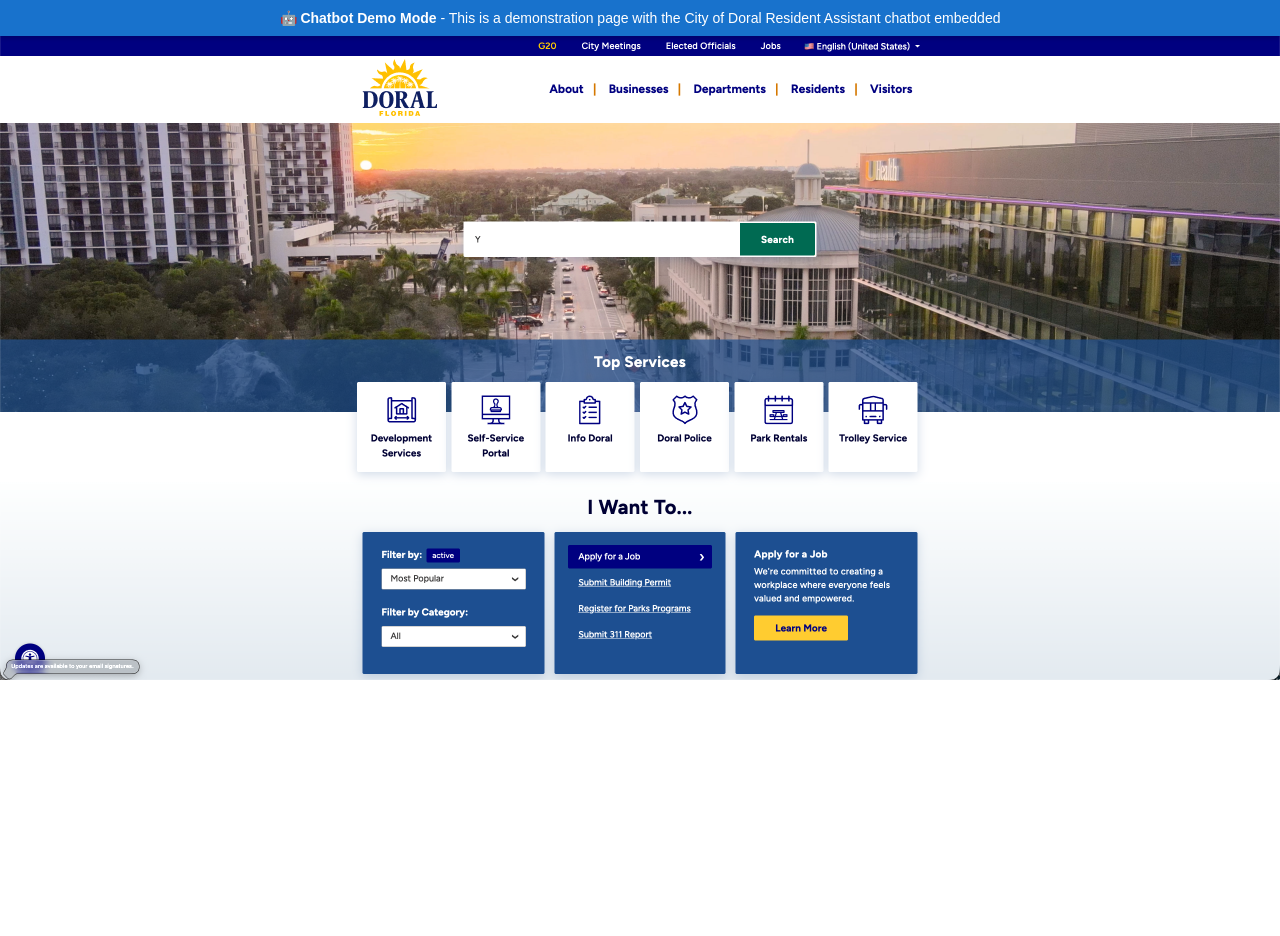
<file: index.html>
<!DOCTYPE html>
<html lang="en">
<head>
    <meta charset="UTF-8">
    <meta name="viewport" content="width=device-width, initial-scale=1.0">
    <title>City of Doral - Chatbot Demo</title>
    <style>
        /* Only reset our page elements, not the chatbot */
        body, .demo-banner, .background-container {
            margin: 0;
            padding: 0;
            box-sizing: border-box;
        }

        body {
            font-family: Arial, sans-serif;
            overflow: auto;
            background-color: #f0f0f0;
        }

        .background-container {
            width: 100%;
            min-height: 100vh;
            background-image: url('doral-background.png');
            background-size: contain;
            background-position: top center;
            background-repeat: no-repeat;
            background-color: #ffffff;
        }

        .demo-banner {
            background: rgba(0, 100, 200, 0.9);
            color: white;
            padding: 10px 20px;
            text-align: center;
            font-size: 14px;
            position: sticky;
            top: 0;
            z-index: 999;
            box-shadow: 0 2px 5px rgba(0,0,0,0.2);
        }

        .demo-banner strong {
            font-weight: bold;
        }

        /* Ensure chatbot appears on top and preserves its internal formatting */
        #chatbot-container,
        #chatbot-container * {
            /* Don't apply any resets to the chatbot */
            all: revert;
        }
    </style>

    <!-- Chatbot Embed Code -->
    <script type="text/javascript">
        window.socrataChatDomain = 'https://doralflorida-web.chatbot.socrata.com';
    </script>
    <link rel="stylesheet" href="https://doralflorida-web.chatbot.socrata.com/embed/embed.css">
</head>
<body>
    <div class="demo-banner">
        <strong>🤖 Chatbot Demo Mode</strong> - This is a demonstration page with the City of Doral Resident Assistant chatbot embedded
    </div>

    <div class="background-container">
        <!-- The background image fills this container -->
        <!-- Chatbot will appear as a floating widget, typically in the bottom-right corner -->
    </div>

    <div id="chatbot-container"></div>

    <!-- Load chatbot script at the end -->
    <script defer src="https://doralflorida-web.chatbot.socrata.com/embed/embed.js"></script>
</body>
</html>
</file>
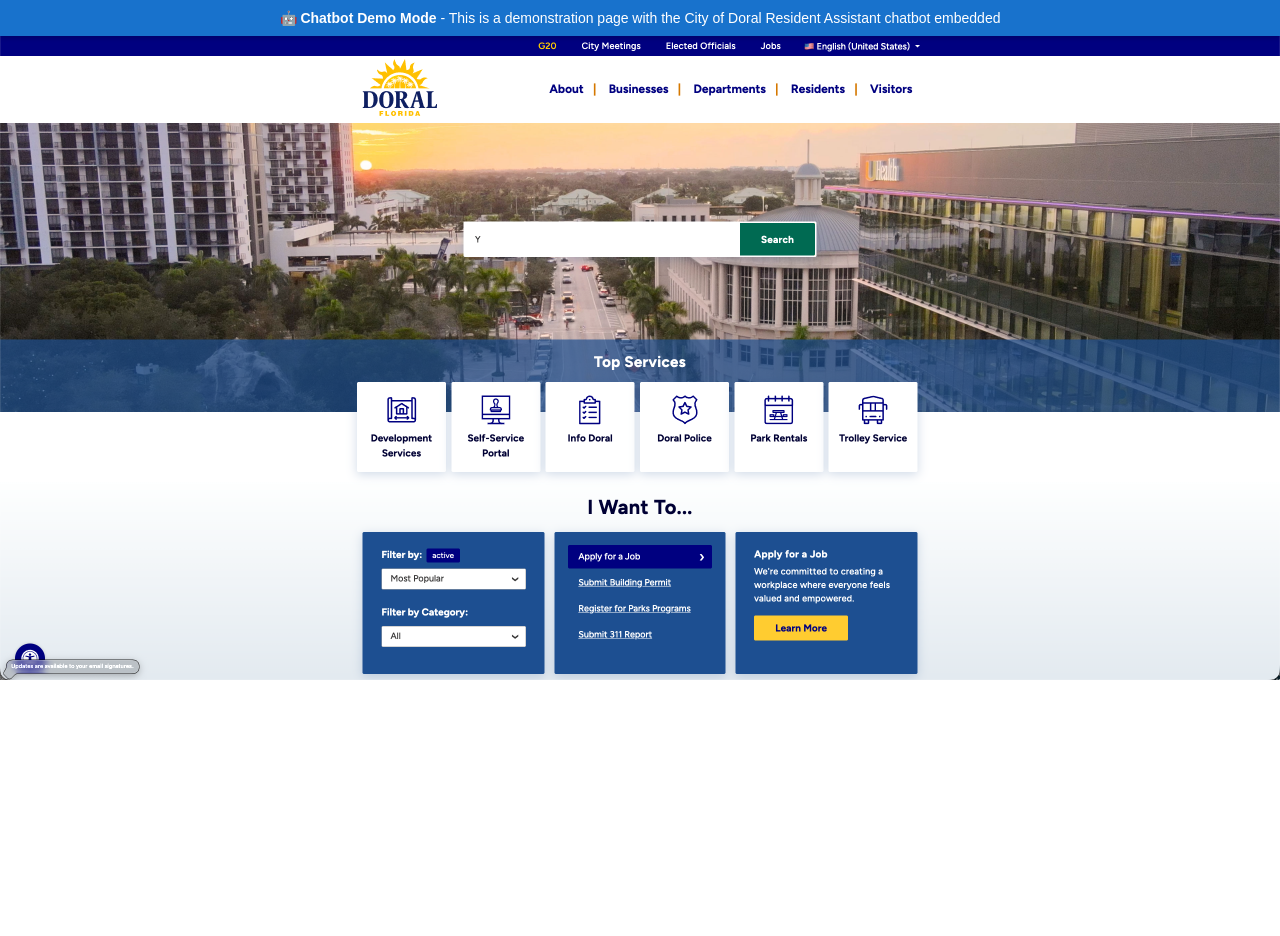
<file: demo.html>
<!DOCTYPE html>
<html lang="en">
<head>
    <meta charset="UTF-8">
    <meta name="viewport" content="width=device-width, initial-scale=1.0">
    <title>City of Doral - Chatbot Demo</title>
    <style>
        * {
            margin: 0;
            padding: 0;
            box-sizing: border-box;
        }

        body {
            font-family: Arial, sans-serif;
            overflow: auto;
            background-color: #f0f0f0;
        }

        .background-container {
            width: 100%;
            min-height: 100vh;
            background-image: url('doral-background.png');
            background-size: contain;
            background-position: top center;
            background-repeat: no-repeat;
            background-color: #ffffff;
        }

        .demo-banner {
            background: rgba(0, 100, 200, 0.9);
            color: white;
            padding: 10px 20px;
            text-align: center;
            font-size: 14px;
            position: sticky;
            top: 0;
            z-index: 999;
            box-shadow: 0 2px 5px rgba(0,0,0,0.2);
        }

        .demo-banner strong {
            font-weight: bold;
        }

        /* Ensure chatbot appears on top of everything */
        #chatbot-container {
            position: relative;
            z-index: 10000;
        }
    </style>

    <!-- Chatbot Embed Code -->
    <script type="text/javascript">
        window.socrataChatDomain = 'https://doralflorida-web.chatbot.socrata.com';
    </script>
    <link rel="stylesheet" href="https://doralflorida-web.chatbot.socrata.com/embed/embed.css">
</head>
<body>
    <div class="demo-banner">
        <strong>🤖 Chatbot Demo Mode</strong> - This is a demonstration page with the City of Doral Resident Assistant chatbot embedded
    </div>

    <div class="background-container">
        <!-- The background image fills this container -->
        <!-- Chatbot will appear as a floating widget, typically in the bottom-right corner -->
    </div>

    <div id="chatbot-container"></div>

    <!-- Load chatbot script at the end -->
    <script defer src="https://doralflorida-web.chatbot.socrata.com/embed/embed.js"></script>
</body>
</html>
</file>
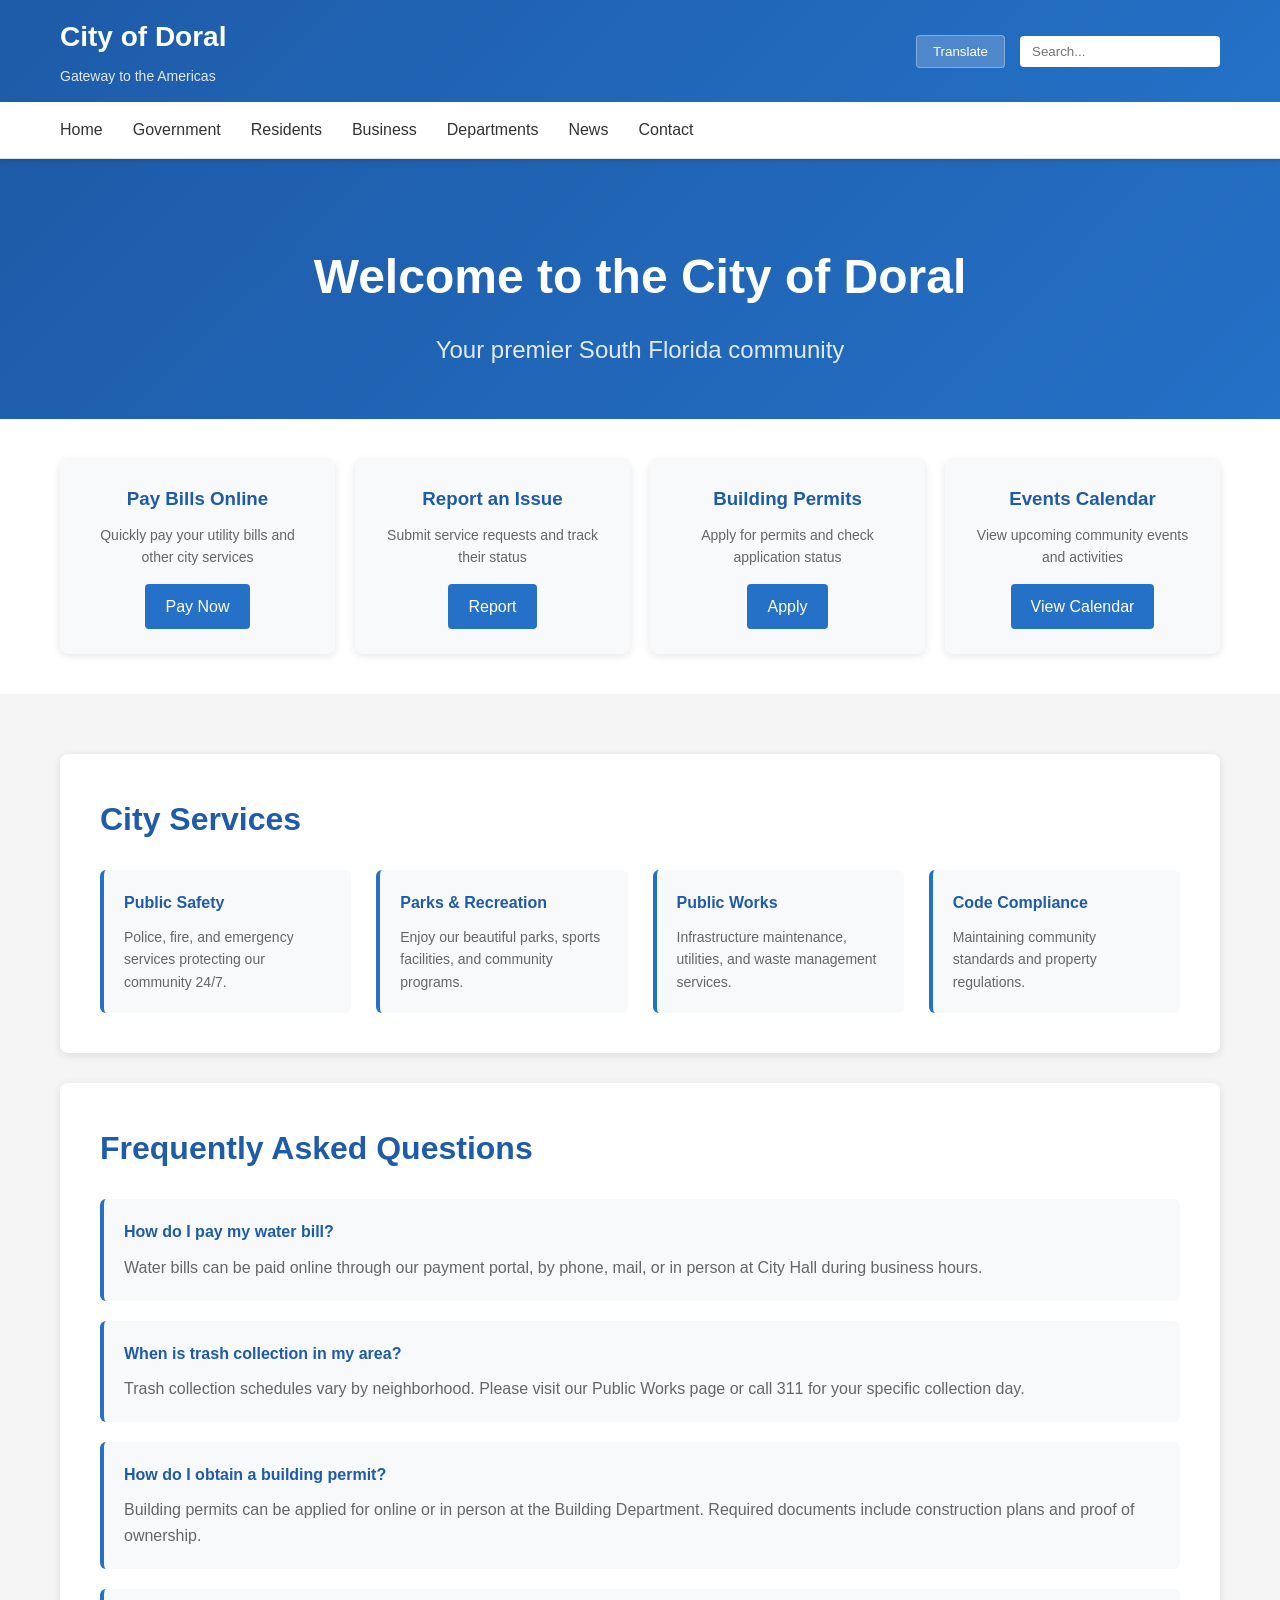
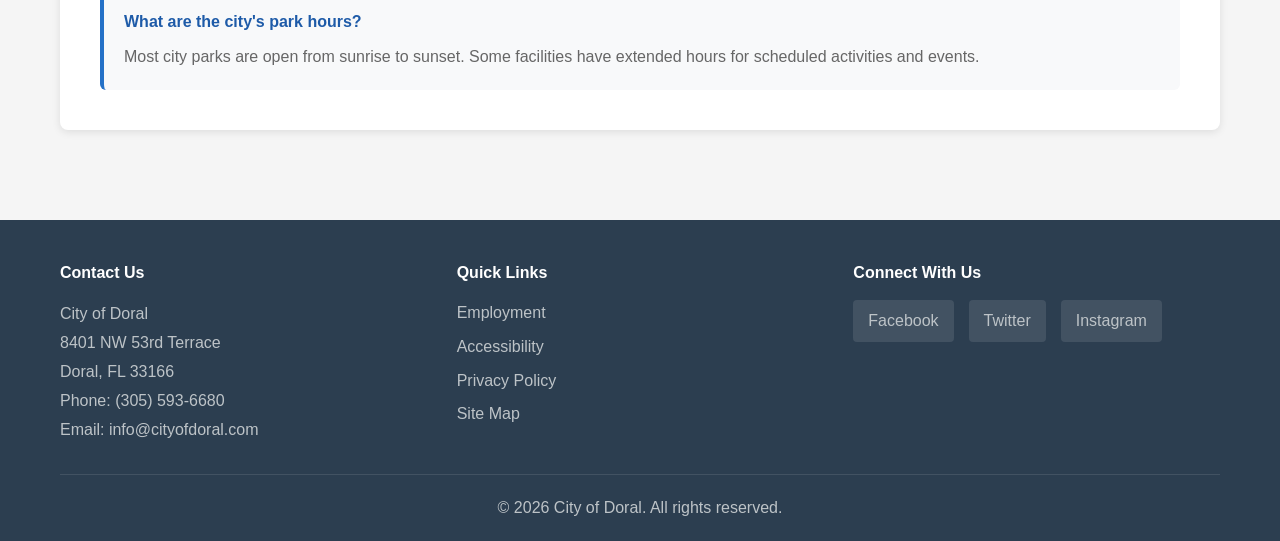
<file: index-old.html>
<!DOCTYPE html>
<html lang="en">
<head>
    <meta charset="UTF-8">
    <meta name="viewport" content="width=device-width, initial-scale=1.0">
    <title>City of Doral - Home</title>
    <link rel="stylesheet" href="styles.css">
</head>
<body>
    <!-- Header -->
    <header class="site-header">
        <div class="header-top">
            <div class="container">
                <div class="logo-section">
                    <div class="logo-placeholder">City of Doral</div>
                    <p class="tagline">Gateway to the Americas</p>
                </div>
                <div class="header-actions">
                    <button class="translate-btn">Translate</button>
                    <input type="search" placeholder="Search..." class="search-box">
                </div>
            </div>
        </div>
        <nav class="main-nav">
            <div class="container">
                <ul class="nav-menu">
                    <li><a href="#home">Home</a></li>
                    <li><a href="#government">Government</a></li>
                    <li><a href="#residents">Residents</a></li>
                    <li><a href="#business">Business</a></li>
                    <li><a href="#departments">Departments</a></li>
                    <li><a href="#news">News</a></li>
                    <li><a href="#contact">Contact</a></li>
                </ul>
            </div>
        </nav>
    </header>

    <!-- Hero Section -->
    <section class="hero">
        <div class="hero-content">
            <h1>Welcome to the City of Doral</h1>
            <p>Your premier South Florida community</p>
        </div>
    </section>

    <!-- Quick Links -->
    <section class="quick-links">
        <div class="container">
            <div class="quick-link-card">
                <h3>Pay Bills Online</h3>
                <p>Quickly pay your utility bills and other city services</p>
                <a href="#" class="btn">Pay Now</a>
            </div>
            <div class="quick-link-card">
                <h3>Report an Issue</h3>
                <p>Submit service requests and track their status</p>
                <a href="#" class="btn">Report</a>
            </div>
            <div class="quick-link-card">
                <h3>Building Permits</h3>
                <p>Apply for permits and check application status</p>
                <a href="#" class="btn">Apply</a>
            </div>
            <div class="quick-link-card">
                <h3>Events Calendar</h3>
                <p>View upcoming community events and activities</p>
                <a href="#" class="btn">View Calendar</a>
            </div>
        </div>
    </section>

    <!-- Main Content -->
    <main class="main-content">
        <div class="container">
            <section class="content-section">
                <h2>City Services</h2>
                <div class="services-grid">
                    <div class="service-item">
                        <h4>Public Safety</h4>
                        <p>Police, fire, and emergency services protecting our community 24/7.</p>
                    </div>
                    <div class="service-item">
                        <h4>Parks & Recreation</h4>
                        <p>Enjoy our beautiful parks, sports facilities, and community programs.</p>
                    </div>
                    <div class="service-item">
                        <h4>Public Works</h4>
                        <p>Infrastructure maintenance, utilities, and waste management services.</p>
                    </div>
                    <div class="service-item">
                        <h4>Code Compliance</h4>
                        <p>Maintaining community standards and property regulations.</p>
                    </div>
                </div>
            </section>

            <section class="content-section">
                <h2>Frequently Asked Questions</h2>
                <div class="faq-list">
                    <div class="faq-item">
                        <h4>How do I pay my water bill?</h4>
                        <p>Water bills can be paid online through our payment portal, by phone, mail, or in person at City Hall during business hours.</p>
                    </div>
                    <div class="faq-item">
                        <h4>When is trash collection in my area?</h4>
                        <p>Trash collection schedules vary by neighborhood. Please visit our Public Works page or call 311 for your specific collection day.</p>
                    </div>
                    <div class="faq-item">
                        <h4>How do I obtain a building permit?</h4>
                        <p>Building permits can be applied for online or in person at the Building Department. Required documents include construction plans and proof of ownership.</p>
                    </div>
                    <div class="faq-item">
                        <h4>What are the city's park hours?</h4>
                        <p>Most city parks are open from sunrise to sunset. Some facilities have extended hours for scheduled activities and events.</p>
                    </div>
                </div>
            </section>
        </div>
    </main>

    <!-- Footer -->
    <footer class="site-footer">
        <div class="container">
            <div class="footer-content">
                <div class="footer-section">
                    <h4>Contact Us</h4>
                    <p>City of Doral<br>
                    8401 NW 53rd Terrace<br>
                    Doral, FL 33166</p>
                    <p>Phone: (305) 593-6680<br>
                    Email: info@cityofdoral.com</p>
                </div>
                <div class="footer-section">
                    <h4>Quick Links</h4>
                    <ul>
                        <li><a href="#employment">Employment</a></li>
                        <li><a href="#accessibility">Accessibility</a></li>
                        <li><a href="#privacy">Privacy Policy</a></li>
                        <li><a href="#sitemap">Site Map</a></li>
                    </ul>
                </div>
                <div class="footer-section">
                    <h4>Connect With Us</h4>
                    <div class="social-links">
                        <a href="#" class="social-icon">Facebook</a>
                        <a href="#" class="social-icon">Twitter</a>
                        <a href="#" class="social-icon">Instagram</a>
                    </div>
                </div>
            </div>
            <div class="footer-bottom">
                <p>&copy; 2026 City of Doral. All rights reserved.</p>
            </div>
        </div>
    </footer>

    <!-- Chatbot Embed Code -->
    <script type="text/javascript">window.socrataChatDomain = 'https://doralflorida-web.chatbot.socrata.com';</script>
    <link rel="stylesheet" href="https://doralflorida-web.chatbot.socrata.com/embed/embed.css"></link>
    <script defer="defer" src="https://doralflorida-web.chatbot.socrata.com/embed/embed.js"></script>

</body>
</html>
</file>
<file: styles.css>
/* Reset and Base Styles */
* {
    margin: 0;
    padding: 0;
    box-sizing: border-box;
}

body {
    font-family: 'Segoe UI', Tahoma, Geneva, Verdana, sans-serif;
    line-height: 1.6;
    color: #333;
    background-color: #f5f5f5;
}

.container {
    max-width: 1200px;
    margin: 0 auto;
    padding: 0 20px;
}

/* Header Styles */
.site-header {
    background: #fff;
    box-shadow: 0 2px 5px rgba(0,0,0,0.1);
    position: sticky;
    top: 0;
    z-index: 1000;
}

.header-top {
    background: linear-gradient(135deg, #1e5ba8 0%, #2471c7 100%);
    color: white;
    padding: 15px 0;
}

.header-top .container {
    display: flex;
    justify-content: space-between;
    align-items: center;
}

.logo-section {
    display: flex;
    flex-direction: column;
}

.logo-placeholder {
    font-size: 28px;
    font-weight: bold;
    color: white;
}

.tagline {
    font-size: 14px;
    color: #e0e9f5;
    margin-top: 5px;
}

.header-actions {
    display: flex;
    gap: 15px;
    align-items: center;
}

.translate-btn {
    background: rgba(255,255,255,0.2);
    border: 1px solid rgba(255,255,255,0.3);
    color: white;
    padding: 8px 16px;
    border-radius: 4px;
    cursor: pointer;
    transition: background 0.3s;
}

.translate-btn:hover {
    background: rgba(255,255,255,0.3);
}

.search-box {
    padding: 8px 12px;
    border: none;
    border-radius: 4px;
    width: 200px;
}

/* Navigation */
.main-nav {
    background: white;
    border-bottom: 1px solid #ddd;
}

.nav-menu {
    list-style: none;
    display: flex;
    gap: 30px;
    padding: 15px 0;
}

.nav-menu a {
    text-decoration: none;
    color: #333;
    font-weight: 500;
    transition: color 0.3s;
}

.nav-menu a:hover {
    color: #2471c7;
}

/* Hero Section */
.hero {
    background: linear-gradient(135deg, #1e5ba8 0%, #2471c7 100%);
    color: white;
    padding: 80px 20px;
    text-align: center;
}

.hero-content h1 {
    font-size: 48px;
    margin-bottom: 15px;
}

.hero-content p {
    font-size: 24px;
    color: #e0e9f5;
}

/* Quick Links */
.quick-links {
    background: white;
    padding: 40px 20px;
    margin-top: -30px;
    position: relative;
    z-index: 10;
}

.quick-links .container {
    display: grid;
    grid-template-columns: repeat(auto-fit, minmax(250px, 1fr));
    gap: 20px;
}

.quick-link-card {
    background: #f8f9fa;
    padding: 25px;
    border-radius: 8px;
    text-align: center;
    box-shadow: 0 2px 8px rgba(0,0,0,0.1);
    transition: transform 0.3s, box-shadow 0.3s;
}

.quick-link-card:hover {
    transform: translateY(-5px);
    box-shadow: 0 4px 12px rgba(0,0,0,0.15);
}

.quick-link-card h3 {
    color: #1e5ba8;
    margin-bottom: 10px;
}

.quick-link-card p {
    color: #666;
    margin-bottom: 15px;
    font-size: 14px;
}

.btn {
    display: inline-block;
    background: #2471c7;
    color: white;
    padding: 10px 20px;
    text-decoration: none;
    border-radius: 4px;
    transition: background 0.3s;
}

.btn:hover {
    background: #1e5ba8;
}

/* Main Content */
.main-content {
    padding: 60px 20px;
}

.content-section {
    background: white;
    padding: 40px;
    margin-bottom: 30px;
    border-radius: 8px;
    box-shadow: 0 2px 8px rgba(0,0,0,0.1);
}

.content-section h2 {
    color: #1e5ba8;
    margin-bottom: 25px;
    font-size: 32px;
}

.services-grid {
    display: grid;
    grid-template-columns: repeat(auto-fit, minmax(250px, 1fr));
    gap: 25px;
}

.service-item {
    padding: 20px;
    background: #f8f9fa;
    border-radius: 6px;
    border-left: 4px solid #2471c7;
}

.service-item h4 {
    color: #1e5ba8;
    margin-bottom: 10px;
}

.service-item p {
    color: #666;
    font-size: 14px;
}

/* FAQ Section */
.faq-list {
    display: flex;
    flex-direction: column;
    gap: 20px;
}

.faq-item {
    padding: 20px;
    background: #f8f9fa;
    border-radius: 6px;
    border-left: 4px solid #2471c7;
}

.faq-item h4 {
    color: #1e5ba8;
    margin-bottom: 10px;
}

.faq-item p {
    color: #666;
}

/* Footer */
.site-footer {
    background: #2c3e50;
    color: white;
    padding: 40px 20px 20px;
}

.footer-content {
    display: grid;
    grid-template-columns: repeat(auto-fit, minmax(250px, 1fr));
    gap: 30px;
    margin-bottom: 30px;
}

.footer-section h4 {
    color: #fff;
    margin-bottom: 15px;
}

.footer-section p {
    color: #bdc3c7;
    line-height: 1.8;
}

.footer-section ul {
    list-style: none;
}

.footer-section ul li {
    margin-bottom: 8px;
}

.footer-section a {
    color: #bdc3c7;
    text-decoration: none;
    transition: color 0.3s;
}

.footer-section a:hover {
    color: #fff;
}

.social-links {
    display: flex;
    gap: 15px;
}

.social-icon {
    display: inline-block;
    padding: 8px 15px;
    background: rgba(255,255,255,0.1);
    border-radius: 4px;
    transition: background 0.3s;
}

.social-icon:hover {
    background: rgba(255,255,255,0.2);
}

.footer-bottom {
    text-align: center;
    padding-top: 20px;
    border-top: 1px solid rgba(255,255,255,0.1);
    color: #bdc3c7;
}

/* Chatbot Container */
#chatbot-container {
    /* Your chatbot will position itself here */
    /* Typically chatbots are fixed position in bottom-right corner */
}

/* Responsive Design */
@media (max-width: 768px) {
    .header-top .container {
        flex-direction: column;
        gap: 15px;
        text-align: center;
    }

    .nav-menu {
        flex-direction: column;
        gap: 10px;
    }

    .hero-content h1 {
        font-size: 32px;
    }

    .hero-content p {
        font-size: 18px;
    }
}
</file>
